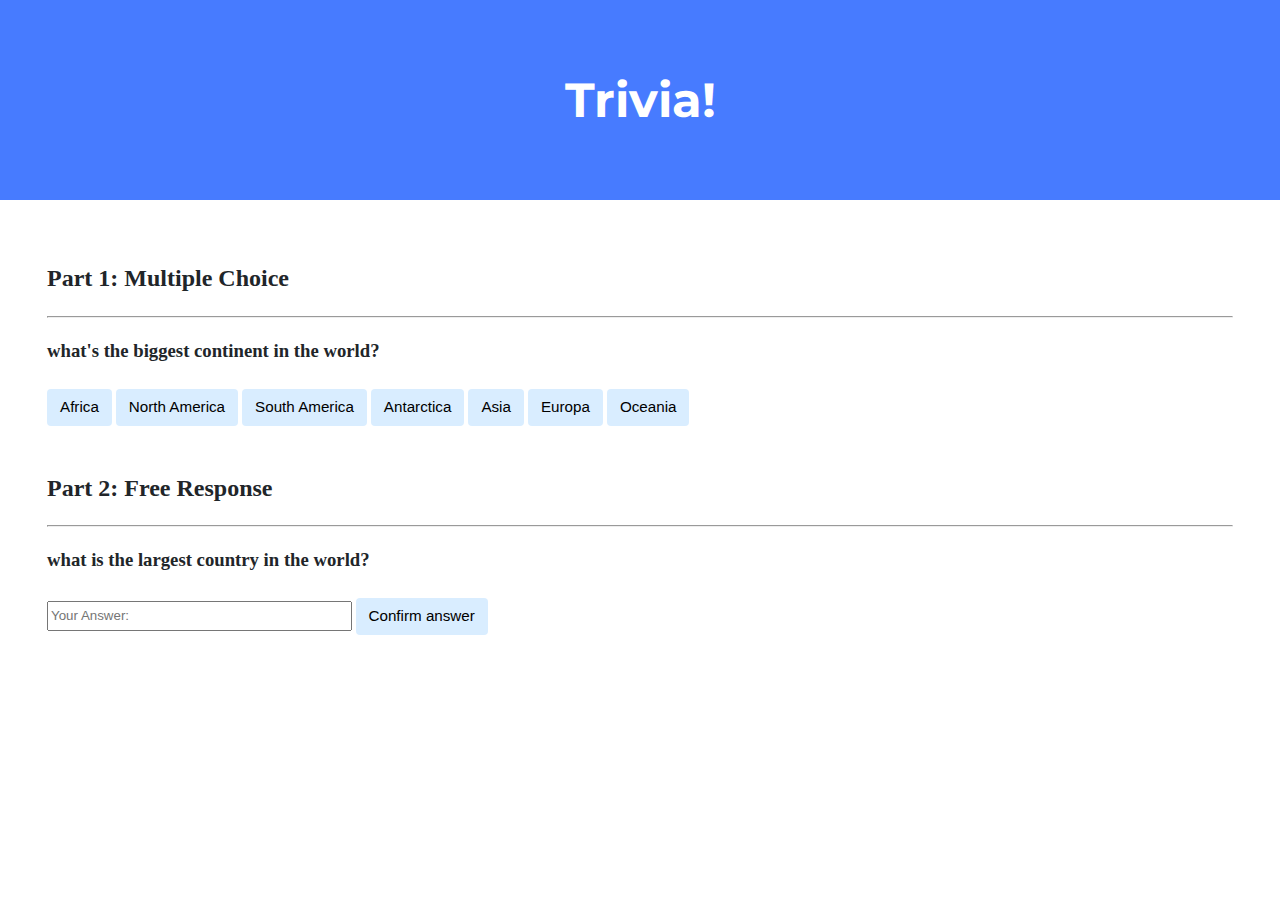
<file: Problem Set 8/lab8/lab8/index.html>
<!DOCTYPE html>

<html lang="en">
    <head>
        <link href="https://fonts.googleapis.com/css2?family=Montserrat:wght@500&display=swap" rel="stylesheet">
        <link href="styles.css" rel="stylesheet">
        <title>Trivia!</title>

        <script>

            let answerButton = document.addEventListener('DOMContentLoaded',checkAnswer );

            function checkAnswer()
            {
                let allAnswer= document.querySelectorAll('.resp1');
                //
                 allAnswer.forEach(element => {
                    element.addEventListener('click', function(){

                        let textAnswer = document.querySelector("#answer");
                        cleanAll();
                        if(element.innerHTML == 'Asia')
                        {
                            textAnswer.innerHTML = 'CORRECT';
                            textAnswer.style.backgroundColor = "green";
                            element.style.backgroundColor = "green";
                        }
                        else{
                            element.style.backgroundColor = "red";
                            textAnswer.innerHTML = 'INCORRECT';
                            textAnswer.style.backgroundColor = "red";

                        }
                    })


                 });
            }

            function cleanAll()
            {
                let allButton= document.querySelectorAll('.resp1');
                allButton.forEach(element => {
                    element.style.backgroundColor ="#d9edff";

                });
            }

            function validate(){
                let answer = document.getElementById('answer2');
                let textInput = answer.value;
                if (textInput.toLowerCase() == "russia" )
                {
                  document.querySelector("#secondAnswer").innerHTML = 'CORRECT';
                  document.querySelector("#secondAnswer").style.backgroundColor = "green";
                  answer.style.color = "green";
                }
                else{
                    document.querySelector("#secondAnswer").innerHTML = 'INCORRECT';
                    document.querySelector("#secondAnswer").style.backgroundColor = "red";
                    answer.style.color = "red";
                }

            }


            // TODO: Add code to check answers to questions

        </script>

    </head>
    <body>

        <div class="jumbotron">
            <h1>Trivia!</h1>
        </div>

        <div class="container">

            <div class="section">
                <h2>Part 1: Multiple Choice </h2>
                <hr>

                <!-- TODO: Add multiple choice question here -->
                <h3>what's the biggest continent in the world?</h3>
                <h4 id="answer"></h4>

                <button class="resp1">Africa</button>
                <button class="resp1">North America</button>
                <button class="resp1">South America</button>
                <button class="resp1">Antarctica</button>
                <button class="resp1">Asia</button>
                <button class="resp1">Europa</button>
                <button class="resp1">Oceania</button>


            </div>

            <div class="section">
                <h2>Part 2: Free Response</h2>
                <hr>
                 <!-- TODO: Add free response question here -->
                <h3>what is the largest country in the world?</h3>
                <h4 id='secondAnswer'></h4>

                <input id='answer2' type="text" placeholder="Your Answer: ">
                <button onclick="validate()">Confirm answer </button>


            </div>

        </div>
    </body>
</html>
</file>
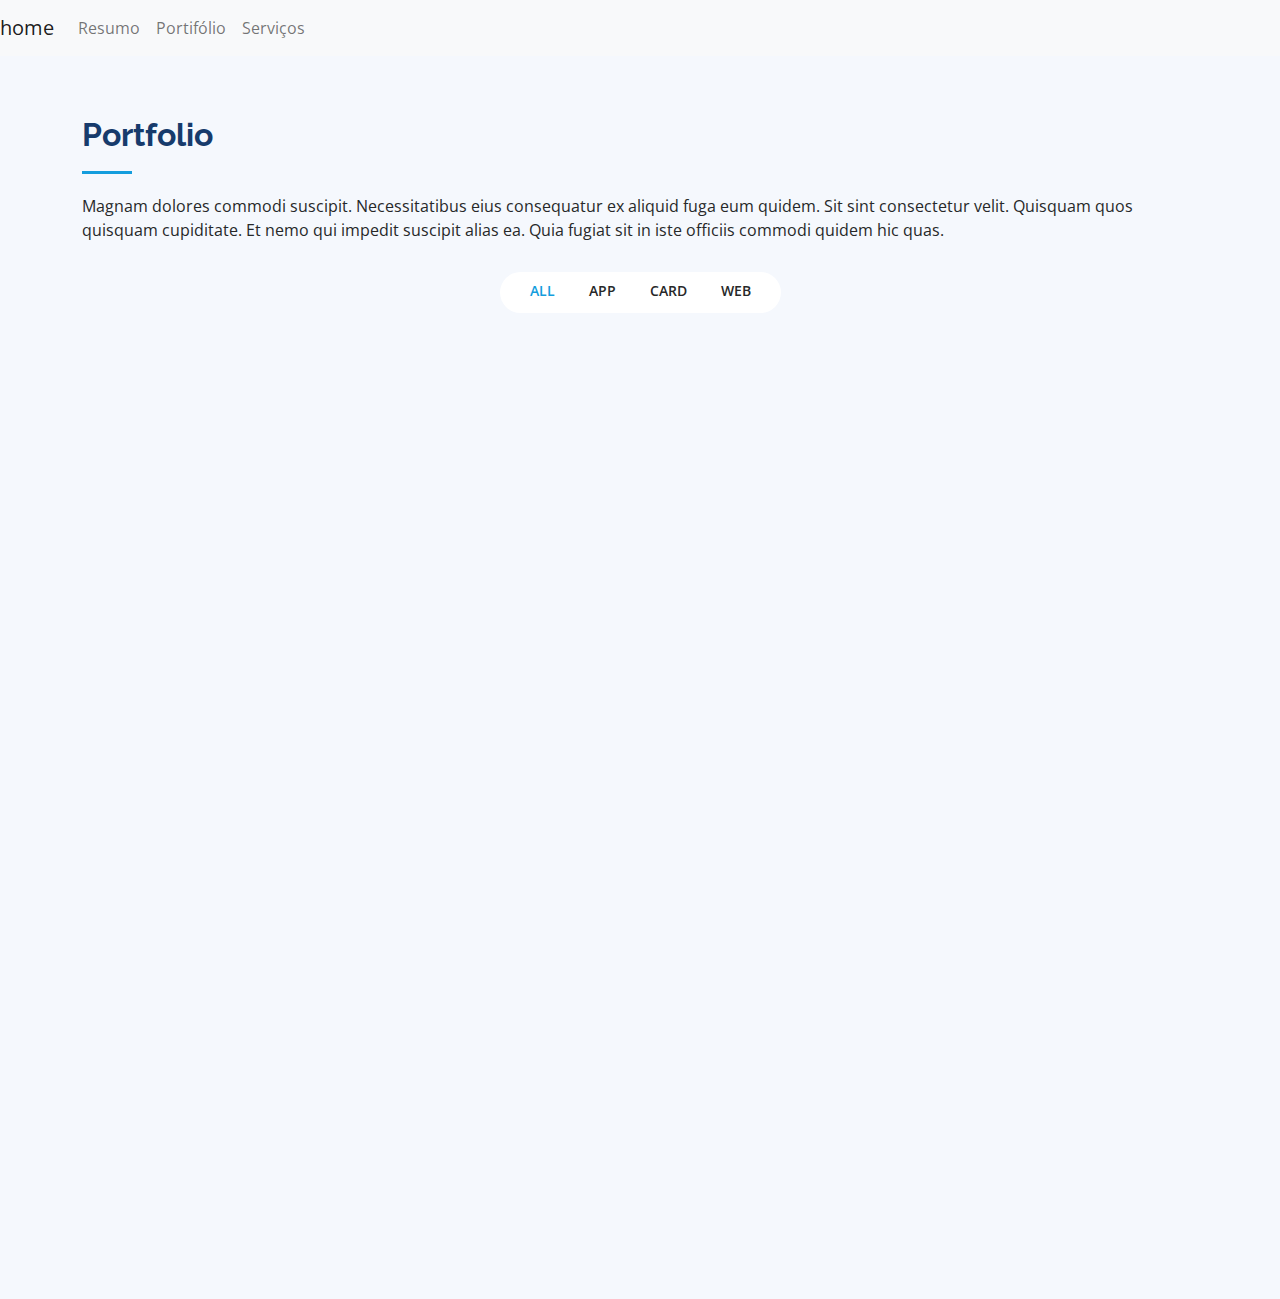
<file: Problem Set 8/homepage/portifolio.html>
<!DOCTYPE html>
<html lang="en">
  <head>
    <meta charset="utf-8">
    <meta content="width=device-width, initial-scale=1.0" name="viewport">
  
    <title>iPortfolio Bootstrap Template - Index</title>
    <meta content="" name="description">
    <meta content="" name="keywords">
  
    <!-- Google Fonts -->
    <link href="https://fonts.googleapis.com/css?family=Open+Sans:300,300i,400,400i,600,600i,700,700i|Raleway:300,300i,400,400i,500,500i,600,600i,700,700i|Poppins:300,300i,400,400i,500,500i,600,600i,700,700i" rel="stylesheet">
  
    <!-- Vendor CSS Files -->
    <link href="assets/vendor/aos/aos.css" rel="stylesheet">
    <link href="assets/vendor/bootstrap/css/bootstrap.min.css" rel="stylesheet">
    <link href="assets/vendor/bootstrap-icons/bootstrap-icons.css" rel="stylesheet">
    <link href="assets/vendor/boxicons/css/boxicons.min.css" rel="stylesheet">
    <link href="assets/vendor/glightbox/css/glightbox.min.css" rel="stylesheet">
    <link href="assets/vendor/swiper/swiper-bundle.min.css" rel="stylesheet">
  
  
    <link href="assets/css/style.css" rel="stylesheet">
  </head>
<body>
  <nav class="navbar navbar-expand-lg navbar-light bg-light">
    <a class="navbar-brand" href="index.html">home</a>
    <button class="navbar-toggler" type="button" data-toggle="collapse" data-target="#navbarSupportedContent" aria-controls="navbarSupportedContent" aria-expanded="false" aria-label="Toggle navigation">
      <span class="navbar-toggler-icon"></span>
    </button>
  
    <div class="collapse navbar-collapse" id="navbarSupportedContent">
      <ul class="navbar-nav mr-auto">
        <li class="nav-item active">
          <a class="nav-link" href="resumo.html">Resumo</a>
        </li>
        <li class="nav-item">
          <a class="nav-link" href="portifolio.html">Portifólio</a>
        </li>
        <li class="nav-item">
          <a class="nav-link" href="servicos.html">Serviços</a>
        </li>
    
      </ul>
    </div>
  </nav>

   <!-- ======= Portfolio Section ======= -->
   <section id="portfolio" class="portfolio section-bg">
    <div class="container">

      <div class="section-title">
        <h2>Portfolio</h2>
        <p>Magnam dolores commodi suscipit. Necessitatibus eius consequatur ex aliquid fuga eum quidem. Sit sint consectetur velit. Quisquam quos quisquam cupiditate. Et nemo qui impedit suscipit alias ea. Quia fugiat sit in iste officiis commodi quidem hic quas.</p>
      </div>

      <div class="row" >
        <div class="col-lg-12 d-flex justify-content-center">
          <ul id="portfolio-flters">
            <li data-filter="*" class="filter-active">All</li>
            <li data-filter=".filter-app">App</li>
            <li data-filter=".filter-card">Card</li>
            <li data-filter=".filter-web">Web</li>
          </ul>
        </div>
      </div>

      <div class="row portfolio-container" data-aos="fade-up" data-aos-delay="100">

        <div class="col-lg-4 col-md-6 portfolio-item filter-app">
          <div class="portfolio-wrap">
            <img src="assets/img/portfolio/portfolio-1.jpg" class="img-fluid" alt="">
            <div class="portfolio-links">
              <a href="assets/img/portfolio/portfolio-1.jpg" data-gallery="portfolioGallery" class="portfolio-lightbox" title="App 1"><i class="bx bx-plus"></i></a>
              <a href="portfolio-details.html" title="More Details"><i class="bx bx-link"></i></a>
            </div>
          </div>
        </div>

        <div class="col-lg-4 col-md-6 portfolio-item filter-web">
          <div class="portfolio-wrap">
            <img src="assets/img/portfolio/portfolio-2.jpg" class="img-fluid" alt="">
            <div class="portfolio-links">
              <a href="assets/img/portfolio/portfolio-2.jpg" data-gallery="portfolioGallery" class="portfolio-lightbox" title="Web 3"><i class="bx bx-plus"></i></a>
              <a href="portfolio-details.html" title="More Details"><i class="bx bx-link"></i></a>
            </div>
          </div>
        </div>

        <div class="col-lg-4 col-md-6 portfolio-item filter-app">
          <div class="portfolio-wrap">
            <img src="assets/img/portfolio/portfolio-3.jpg" class="img-fluid" alt="">
            <div class="portfolio-links">
              <a href="assets/img/portfolio/portfolio-3.jpg" data-gallery="portfolioGallery" class="portfolio-lightbox" title="App 2"><i class="bx bx-plus"></i></a>
              <a href="portfolio-details.html" title="More Details"><i class="bx bx-link"></i></a>
            </div>
          </div>
        </div>

        <div class="col-lg-4 col-md-6 portfolio-item filter-card">
          <div class="portfolio-wrap">
            <img src="assets/img/portfolio/portfolio-4.jpg" class="img-fluid" alt="">
            <div class="portfolio-links">
              <a href="assets/img/portfolio/portfolio-4.jpg" data-gallery="portfolioGallery" class="portfolio-lightbox" title="Card 2"><i class="bx bx-plus"></i></a>
              <a href="portfolio-details.html" title="More Details"><i class="bx bx-link"></i></a>
            </div>
          </div>
        </div>

        <div class="col-lg-4 col-md-6 portfolio-item filter-web">
          <div class="portfolio-wrap">
            <img src="assets/img/portfolio/portfolio-5.jpg" class="img-fluid" alt="">
            <div class="portfolio-links">
              <a href="assets/img/portfolio/portfolio-5.jpg" data-gallery="portfolioGallery" class="portfolio-lightbox" title="Web 2"><i class="bx bx-plus"></i></a>
              <a href="portfolio-details.html" title="More Details"><i class="bx bx-link"></i></a>
            </div>
          </div>
        </div>

        <div class="col-lg-4 col-md-6 portfolio-item filter-app">
          <div class="portfolio-wrap">
            <img src="assets/img/portfolio/portfolio-6.jpg" class="img-fluid" alt="">
            <div class="portfolio-links">
              <a href="assets/img/portfolio/portfolio-6.jpg" data-gallery="portfolioGallery" class="portfolio-lightbox" title="App 3"><i class="bx bx-plus"></i></a>
              <a href="portfolio-details.html" title="More Details"><i class="bx bx-link"></i></a>
            </div>
          </div>
        </div>

        <div class="col-lg-4 col-md-6 portfolio-item filter-card">
          <div class="portfolio-wrap">
            <img src="assets/img/portfolio/portfolio-7.jpg" class="img-fluid" alt="">
            <div class="portfolio-links">
              <a href="assets/img/portfolio/portfolio-7.jpg" data-gallery="portfolioGallery" class="portfolio-lightbox" title="Card 1"><i class="bx bx-plus"></i></a>
              <a href="portfolio-details.html" title="More Details"><i class="bx bx-link"></i></a>
            </div>
          </div>
        </div>

        <div class="col-lg-4 col-md-6 portfolio-item filter-card">
          <div class="portfolio-wrap">
            <img src="assets/img/portfolio/portfolio-8.jpg" class="img-fluid" alt="">
            <div class="portfolio-links">
              <a href="assets/img/portfolio/portfolio-8.jpg" data-gallery="portfolioGallery" class="portfolio-lightbox" title="Card 3"><i class="bx bx-plus"></i></a>
              <a href="portfolio-details.html" title="More Details"><i class="bx bx-link"></i></a>
            </div>
          </div>
        </div>

        <div class="col-lg-4 col-md-6 portfolio-item filter-web">
          <div class="portfolio-wrap">
            <img src="assets/img/portfolio/portfolio-9.jpg" class="img-fluid" alt="">
            <div class="portfolio-links">
              <a href="assets/img/portfolio/portfolio-9.jpg" data-gallery="portfolioGallery" class="portfolio-lightbox" title="Web 3"><i class="bx bx-plus"></i></a>
              <a href="portfolio-details.html" title="More Details"><i class="bx bx-link"></i></a>
            </div>
          </div>
        </div>

      </div>

    </div>
  </section><!-- End Portfolio Section -->
  
</body>
</html>
</file>
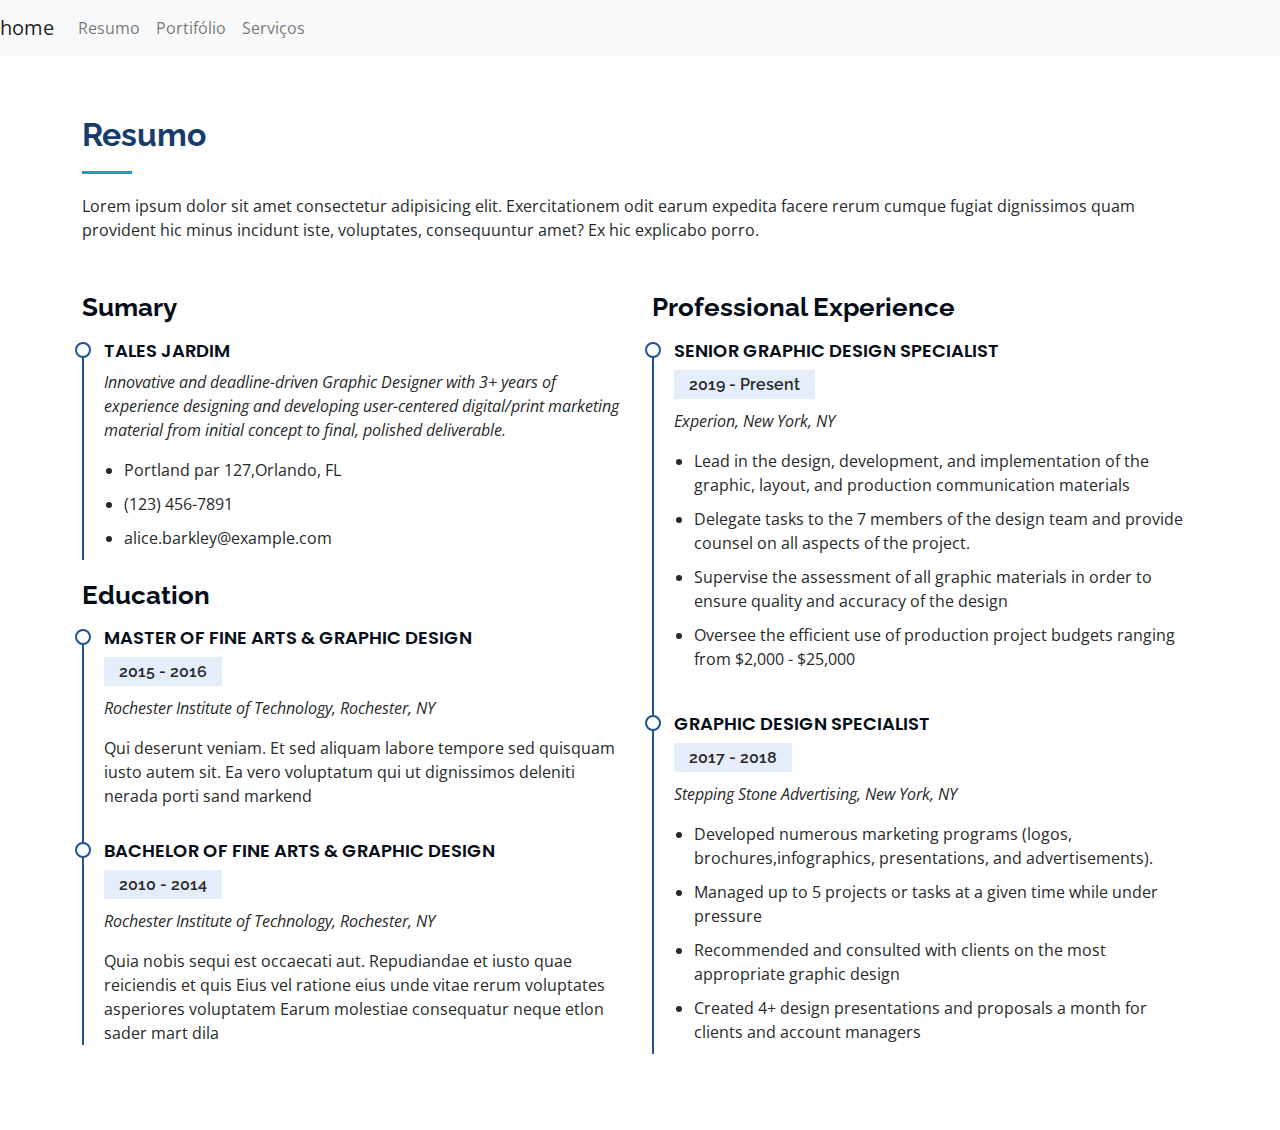
<file: Problem Set 8/homepage/resumo.html>
<!DOCTYPE html>
<html lang="en">
  <head>
    <meta charset="utf-8">
    <meta content="width=device-width, initial-scale=1.0" name="viewport">
  
    <title>iPortfolio Bootstrap Template - Index</title>
    <meta content="" name="description">
    <meta content="" name="keywords">
  
    <!-- Google Fonts -->
    <link href="https://fonts.googleapis.com/css?family=Open+Sans:300,300i,400,400i,600,600i,700,700i|Raleway:300,300i,400,400i,500,500i,600,600i,700,700i|Poppins:300,300i,400,400i,500,500i,600,600i,700,700i" rel="stylesheet">
  
    <!-- Vendor CSS Files -->
    <link href="assets/vendor/aos/aos.css" rel="stylesheet">
    <link href="assets/vendor/bootstrap/css/bootstrap.min.css" rel="stylesheet">
    <link href="assets/vendor/bootstrap-icons/bootstrap-icons.css" rel="stylesheet">
    <link href="assets/vendor/boxicons/css/boxicons.min.css" rel="stylesheet">
    <link href="assets/vendor/glightbox/css/glightbox.min.css" rel="stylesheet">
    <link href="assets/vendor/swiper/swiper-bundle.min.css" rel="stylesheet">
  
  
    <link href="assets/css/style.css" rel="stylesheet">
  </head>
<body>
  
  <nav class="navbar navbar-expand-lg navbar-light bg-light">
    <a class="navbar-brand" href="index.html">home</a>
    <button class="navbar-toggler" type="button" data-toggle="collapse" data-target="#navbarSupportedContent" aria-controls="navbarSupportedContent" aria-expanded="false" aria-label="Toggle navigation">
      <span class="navbar-toggler-icon"></span>
    </button>
  
    <div class="collapse navbar-collapse" id="navbarSupportedContent">
      <ul class="navbar-nav mr-auto">
        <li class="nav-item active">
          <a class="nav-link" href="resumo.html">Resumo</a>
        </li>
        <li class="nav-item">
          <a class="nav-link" href="portifolio.html">Portifólio</a>
        </li>
        <li class="nav-item">
          <a class="nav-link" href="servicos.html">Serviços</a>
        </li>
    
      </ul>
    </div>
  </nav>
  <!-- .nav-menu -->
  <!-- ======= Resume Section ======= -->
  <section id="resume" class="resume">
    <div class="container">

      <div class="section-title">
        <h2>Resumo</h2>
        <p>Lorem ipsum dolor sit amet consectetur adipisicing elit. Exercitationem odit earum expedita facere rerum cumque fugiat dignissimos quam provident hic minus incidunt iste, voluptates, consequuntur amet? Ex hic explicabo porro.</p>
      </div>

      <div class="row">
        <div class="col-lg-6">
          <h3 class="resume-title">Sumary</h3>
          <div class="resume-item pb-0">
            <h4>Tales Jardim</h4>
            <p><em>Innovative and deadline-driven Graphic Designer with 3+ years of experience designing and developing user-centered digital/print marketing material from initial concept to final, polished deliverable.</em></p>
            <ul>
              <li>Portland par 127,Orlando, FL</li>
              <li>(123) 456-7891</li>
              <li>alice.barkley@example.com</li>
            </ul>
          </div>

          <h3 class="resume-title">Education</h3>
          <div class="resume-item">
            <h4>Master of Fine Arts &amp; Graphic Design</h4>
            <h5>2015 - 2016</h5>
            <p><em>Rochester Institute of Technology, Rochester, NY</em></p>
            <p>Qui deserunt veniam. Et sed aliquam labore tempore sed quisquam iusto autem sit. Ea vero voluptatum qui ut dignissimos deleniti nerada porti sand markend</p>
          </div>
          <div class="resume-item">
            <h4>Bachelor of Fine Arts &amp; Graphic Design</h4>
            <h5>2010 - 2014</h5>
            <p><em>Rochester Institute of Technology, Rochester, NY</em></p>
            <p>Quia nobis sequi est occaecati aut. Repudiandae et iusto quae reiciendis et quis Eius vel ratione eius unde vitae rerum voluptates asperiores voluptatem Earum molestiae consequatur neque etlon sader mart dila</p>
          </div>
        </div>
        <div class="col-lg-6" data-aos-delay="100">
          <h3 class="resume-title">Professional Experience</h3>
          <div class="resume-item">
            <h4>Senior graphic design specialist</h4>
            <h5>2019 - Present</h5>
            <p><em>Experion, New York, NY </em></p>
            <ul>
              <li>Lead in the design, development, and implementation of the graphic, layout, and production communication materials</li>
              <li>Delegate tasks to the 7 members of the design team and provide counsel on all aspects of the project. </li>
              <li>Supervise the assessment of all graphic materials in order to ensure quality and accuracy of the design</li>
              <li>Oversee the efficient use of production project budgets ranging from $2,000 - $25,000</li>
            </ul>
          </div>
          <div class="resume-item">
            <h4>Graphic design specialist</h4>
            <h5>2017 - 2018</h5>
            <p><em>Stepping Stone Advertising, New York, NY</em></p>
            <ul>
              <li>Developed numerous marketing programs (logos, brochures,infographics, presentations, and advertisements).</li>
              <li>Managed up to 5 projects or tasks at a given time while under pressure</li>
              <li>Recommended and consulted with clients on the most appropriate graphic design</li>
              <li>Created 4+ design presentations and proposals a month for clients and account managers</li>
            </ul>
          </div>
        </div>
      </div>

    </div>
  </section><!-- End Resume Section -->
</body>
</html>
</file>
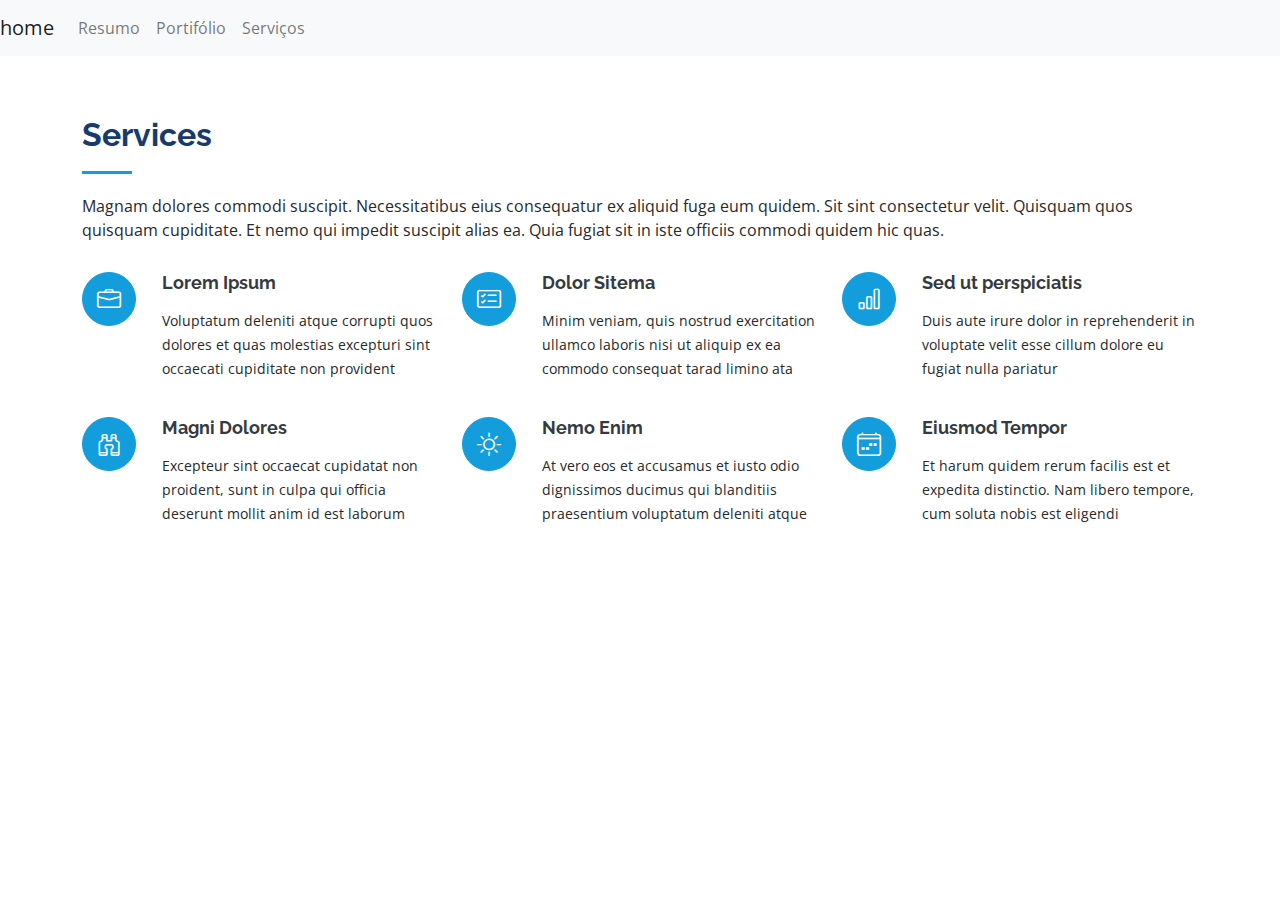
<file: Problem Set 8/homepage/servicos.html>
<!DOCTYPE html>
<html lang="en">
  <head>
    <meta charset="utf-8">
    <meta content="width=device-width, initial-scale=1.0" name="viewport">
  
    <title>iPortfolio Bootstrap Template - Index</title>
    <meta content="" name="description">
    <meta content="" name="keywords">
  
    <!-- Google Fonts -->
    <link href="https://fonts.googleapis.com/css?family=Open+Sans:300,300i,400,400i,600,600i,700,700i|Raleway:300,300i,400,400i,500,500i,600,600i,700,700i|Poppins:300,300i,400,400i,500,500i,600,600i,700,700i" rel="stylesheet">
  
    <!-- Vendor CSS Files -->
    <link href="assets/vendor/aos/aos.css" rel="stylesheet">
    <link href="assets/vendor/bootstrap/css/bootstrap.min.css" rel="stylesheet">
    <link href="assets/vendor/bootstrap-icons/bootstrap-icons.css" rel="stylesheet">
    <link href="assets/vendor/boxicons/css/boxicons.min.css" rel="stylesheet">
    <link href="assets/vendor/glightbox/css/glightbox.min.css" rel="stylesheet">
    <link href="assets/vendor/swiper/swiper-bundle.min.css" rel="stylesheet">
  
  
    <link href="assets/css/style.css" rel="stylesheet">
  </head>
<body>
  <nav class="navbar navbar-expand-lg navbar-light bg-light">
    <a class="navbar-brand" href="index.html">home</a>
    <button class="navbar-toggler" type="button" data-toggle="collapse" data-target="#navbarSupportedContent" aria-controls="navbarSupportedContent" aria-expanded="false" aria-label="Toggle navigation">
      <span class="navbar-toggler-icon"></span>
    </button>
  
    <div class="collapse navbar-collapse" id="navbarSupportedContent">
      <ul class="navbar-nav mr-auto">
        <li class="nav-item active">
          <a class="nav-link" href="resumo.html">Resumo</a>
        </li>
        <li class="nav-item">
          <a class="nav-link" href="portifolio.html">Portifólio</a>
        </li>
        <li class="nav-item">
          <a class="nav-link" href="servicos.html">Serviços</a>
        </li>
    
      </ul>
    </div>
  </nav>
  <!-- ======= Services Section ======= -->
  <section id="services" class="services">
    <div class="container">

      <div class="section-title">
        <h2>Services</h2>
        <p>Magnam dolores commodi suscipit. Necessitatibus eius consequatur ex aliquid fuga eum quidem. Sit sint consectetur velit. Quisquam quos quisquam cupiditate. Et nemo qui impedit suscipit alias ea. Quia fugiat sit in iste officiis commodi quidem hic quas.</p>
      </div>

      <div class="row">
        <div class="col-lg-4 col-md-6 icon-box" >
          <div class="icon"><i class="bi bi-briefcase"></i></div>
          <h4 class="title"><a href="">Lorem Ipsum</a></h4>
          <p class="description">Voluptatum deleniti atque corrupti quos dolores et quas molestias excepturi sint occaecati cupiditate non provident</p>
        </div>
        <div class="col-lg-4 col-md-6 icon-box" data-aos-delay="100">
          <div class="icon"><i class="bi bi-card-checklist"></i></div>
          <h4 class="title"><a href="">Dolor Sitema</a></h4>
          <p class="description">Minim veniam, quis nostrud exercitation ullamco laboris nisi ut aliquip ex ea commodo consequat tarad limino ata</p>
        </div>
        <div class="col-lg-4 col-md-6 icon-box" data-aos-delay="200">
          <div class="icon"><i class="bi bi-bar-chart"></i></div>
          <h4 class="title"><a href="">Sed ut perspiciatis</a></h4>
          <p class="description">Duis aute irure dolor in reprehenderit in voluptate velit esse cillum dolore eu fugiat nulla pariatur</p>
        </div>
        <div class="col-lg-4 col-md-6 icon-box" data-aos-delay="300">
          <div class="icon"><i class="bi bi-binoculars"></i></div>
          <h4 class="title"><a href="">Magni Dolores</a></h4>
          <p class="description">Excepteur sint occaecat cupidatat non proident, sunt in culpa qui officia deserunt mollit anim id est laborum</p>
        </div>
        <div class="col-lg-4 col-md-6 icon-box" data-aos-delay="400">
          <div class="icon"><i class="bi bi-brightness-high"></i></div>
          <h4 class="title"><a href="">Nemo Enim</a></h4>
          <p class="description">At vero eos et accusamus et iusto odio dignissimos ducimus qui blanditiis praesentium voluptatum deleniti atque</p>
        </div>
        <div class="col-lg-4 col-md-6 icon-box" data-aos-delay="500">
          <div class="icon"><i class="bi bi-calendar4-week"></i></div>
          <h4 class="title"><a href="">Eiusmod Tempor</a></h4>
          <p class="description">Et harum quidem rerum facilis est et expedita distinctio. Nam libero tempore, cum soluta nobis est eligendi</p>
        </div>
      </div>

    </div>
  </section><!-- End Services Section -->
</body>
</html>
</file>
<file: Problem Set 8/lab8/lab8/styles.css>
body {
    background-color: #fff;
    color: #212529;
    font-size: 1rem;
    font-weight: 400;
    line-height: 1.5;
    margin: 0;
    text-align: left;
}

.container {
    margin-left: auto;
    margin-right: auto;
    padding-left: 15px;
    padding-right: 15px;
}

.jumbotron {
    background-color: #477bff;
    color: #fff;
    margin-bottom: 2rem;
    padding: 2rem 2rem;
    text-align: center;
}

.section {
    padding: 0.5rem 2rem 1rem 2rem;
}

.section:hover {
    background-color: #f5f5f5;
    transition: color 2s ease-in-out, background-color 0.15s ease-in-out;
}

h1 {
    font-family: 'Montserrat', sans-serif;
    font-size: 48px;
}

h4 {
    font-family: 'Montserrat', sans-serif;
    font-size: 18px;
    color: rgb(255, 255, 255);
    margin-left: auto;
    margin-right: auto;
    padding-left: 15px;
    padding-right: 15px;
    text-align: center  ;
}

button, input[type="submit"] {
    background-color: #d9edff;
    border: 1px solid transparent;
    border-radius: 0.25rem;
    font-size: 0.95rem;
    font-weight: 400;
    line-height: 1.5;
    padding: 0.375rem 0.75rem;
    text-align: center;
    transition: color 0.15s ease-in-out, background-color 0.15s ease-in-out, border-color 0.15s ease-in-out, box-shadow 0.15s ease-in-out;
    vertical-align: middle;
}


input[type="text"] {
    line-height: 1.8;
    width: 25%;
}

input[type="text"]:hover {
    background-color: #f5f5f5;
    transition: color 2s ease-in-out, background-color 0.15s ease-in-out;
}
</file>
<file: Problem Set 8/homepage/assets/css/style.css>
/**
* Template Name: iPortfolio - v3.3.0
* Template URL: https://bootstrapmade.com/iportfolio-bootstrap-portfolio-websites-template/
* Author: BootstrapMade.com
* License: https://bootstrapmade.com/license/
*/

/*--------------------------------------------------------------
# General
--------------------------------------------------------------*/
body {
  font-family: "Open Sans", sans-serif;
  color: #272829;
}

a {
  color: #149ddd;
  text-decoration: none;
}

a:hover {
  color: #37b3ed;
  text-decoration: none;
}

h1, h2, h3, h4, h5, h6 {
  font-family: "Raleway", sans-serif;
}

/*--------------------------------------------------------------
# Back to top button
--------------------------------------------------------------*/
.back-to-top {
  position: fixed;
  visibility: hidden;
  opacity: 0;
  right: 15px;
  bottom: 15px;
  z-index: 996;
  background: #149ddd;
  width: 40px;
  height: 40px;
  border-radius: 50px;
  transition: all 0.4s;
}

.back-to-top i {
  font-size: 28px;
  color: #fff;
  line-height: 0;
}

.back-to-top:hover {
  background: #2eafec;
  color: #fff;
}

.back-to-top.active {
  visibility: visible;
  opacity: 1;
}

/*--------------------------------------------------------------
# Header
--------------------------------------------------------------*/
#header {
  position: fixed;
  top: 0;
  left: 0;
  bottom: 0;
  width: 300px;
  transition: all ease-in-out 0.5s;
  z-index: 9997;
  transition: all 0.5s;
  padding: 0 15px;
  background: #040b14;
  overflow-y: auto;
}

#header .profile img {
  margin: 15px auto;
  display: block;
  width: 120px;
  border: 8px solid #2c2f3f;
}

#header .profile h1 {
  font-size: 24px;
  margin: 0;
  padding: 0;
  font-weight: 600;
  -moz-text-align-last: center;
  text-align-last: center;
  font-family: "Poppins", sans-serif;
}

#header .profile h1 a, #header .profile h1 a:hover {
  color: #fff;
  text-decoration: none;
}

#header .profile .social-links a {
  font-size: 18px;
  display: inline-block;
  background: #212431;
  color: #fff;
  line-height: 1;
  padding: 8px 0;
  margin-right: 4px;
  border-radius: 50%;
  text-align: center;
  width: 36px;
  height: 36px;
  transition: 0.3s;
}

#header .profile .social-links a:hover {
  background: #149ddd;
  color: #fff;
  text-decoration: none;
}

#main {
  margin-left: 300px;
}

@media (max-width: 1199px) {
  #header {
    left: -300px;
  }
  #main {
    margin-left: 0;
  }
}

/*--------------------------------------------------------------
# Navigation Menu
--------------------------------------------------------------*/
/* Desktop Navigation */
.nav-menu {
  padding: 30px 0 0 0;
}

.nav-menu * {
  margin: 0;
  padding: 0;
  list-style: none;
}

.nav-menu > ul > li {
  position: relative;
  white-space: nowrap;
}

.nav-menu a, .nav-menu a:focus {
  display: flex;
  align-items: center;
  color: #a8a9b4;
  padding: 12px 15px;
  margin-bottom: 8px;
  transition: 0.3s;
  font-size: 15px;
}

.nav-menu a i, .nav-menu a:focus i {
  font-size: 24px;
  padding-right: 8px;
  color: #6f7180;
}

.nav-menu a:hover, .nav-menu .active, .nav-menu .active:focus, .nav-menu li:hover > a {
  text-decoration: none;
  color: #fff;
}

.nav-menu a:hover i, .nav-menu .active i, .nav-menu .active:focus i, .nav-menu li:hover > a i {
  color: #149ddd;
}

/* Mobile Navigation */
.mobile-nav-toggle {
  position: fixed;
  right: 15px;
  top: 15px;
  z-index: 9998;
  border: 0;
  font-size: 24px;
  transition: all 0.4s;
  outline: none !important;
  background-color: #149ddd;
  color: #fff;
  width: 40px;
  height: 40px;
  display: inline-flex;
  align-items: center;
  justify-content: center;
  line-height: 0;
  border-radius: 50px;
  cursor: pointer;
}

.mobile-nav-active {
  overflow: hidden;
}

.mobile-nav-active #header {
  left: 0;
}

/*--------------------------------------------------------------
# Hero Section
--------------------------------------------------------------*/
#hero {
  width: 100%;
  height: 100vh;
  background: url("../img/hero-bg.jpg") top center;
  background-size: cover;
}

#hero:before {
  content: "";
  background: rgba(5, 13, 24, 0.3);
  position: absolute;
  bottom: 0;
  top: 0;
  left: 0;
  right: 0;
  z-index: 1;
}

#hero .hero-container {
  position: relative;
  z-index: 2;
  min-width: 300px;
}

#hero h1 {
  margin: 0 0 10px 0;
  font-size: 64px;
  font-weight: 700;
  line-height: 56px;
  color: #fff;
}

#hero p {
  color: #fff;
  margin-bottom: 50px;
  font-size: 26px;
  font-family: "Poppins", sans-serif;
}

#hero p span {
  color: #fff;
  padding-bottom: 4px;
  letter-spacing: 1px;
  border-bottom: 3px solid #149ddd;
}

@media (min-width: 1024px) {
  #hero {
    background-attachment: fixed;
  }
}

@media (max-width: 768px) {
  #hero h1 {
    font-size: 28px;
    line-height: 36px;
  }
  #hero h2 {
    font-size: 18px;
    line-height: 24px;
    margin-bottom: 30px;
  }
}

/*--------------------------------------------------------------
# Sections General
--------------------------------------------------------------*/
section {
  padding: 60px 0;
  overflow: hidden;
}

.section-bg {
  background: #f5f8fd;
}

.section-title {
  padding-bottom: 30px;
}

.section-title h2 {
  font-size: 32px;
  font-weight: bold;
  margin-bottom: 20px;
  padding-bottom: 20px;
  position: relative;
  color: #173b6c;
}

.section-title h2::after {
  content: '';
  position: absolute;
  display: block;
  width: 50px;
  height: 3px;
  background: #149ddd;
  bottom: 0;
  left: 0;
}

.section-title p {
  margin-bottom: 0;
}

/*--------------------------------------------------------------
# About
--------------------------------------------------------------*/
.about .content h3 {
  font-weight: 700;
  font-size: 26px;
  color: #173b6c;
}

.about .content ul {
  list-style: none;
  padding: 0;
}

.about .content ul li {
  margin-bottom: 20px;
  display: flex;
  align-items: center;
}

.about .content ul strong {
  margin-right: 10px;
}

.about .content ul i {
  font-size: 16px;
  margin-right: 5px;
  color: #149ddd;
  line-height: 0;
}

.about .content p:last-child {
  margin-bottom: 0;
}

/*--------------------------------------------------------------
# Facts
--------------------------------------------------------------*/
.facts {
  padding-bottom: 30px;
}

.facts .count-box {
  padding: 30px;
  width: 100%;
}

.facts .count-box i {
  display: block;
  font-size: 44px;
  color: #149ddd;
  float: left;
  line-height: 0;
}

.facts .count-box span {
  font-size: 48px;
  line-height: 40px;
  display: block;
  font-weight: 700;
  color: #050d18;
  margin-left: 60px;
}

.facts .count-box p {
  padding: 15px 0 0 0;
  margin: 0 0 0 60px;
  font-family: "Raleway", sans-serif;
  font-size: 14px;
  color: #122f57;
}

.facts .count-box a {
  font-weight: 600;
  display: block;
  margin-top: 20px;
  color: #122f57;
  font-size: 15px;
  font-family: "Poppins", sans-serif;
  transition: ease-in-out 0.3s;
}

.facts .count-box a:hover {
  color: #1f5297;
}

/*--------------------------------------------------------------
# Akills
--------------------------------------------------------------*/
.skills .progress {
  height: 60px;
  display: block;
  background: none;
  border-radius: 0;
}

.skills .progress .skill {
  padding: 0;
  margin: 0 0 6px 0;
  text-transform: uppercase;
  display: block;
  font-weight: 600;
  font-family: "Poppins", sans-serif;
  color: #050d18;
}

.skills .progress .skill .val {
  float: right;
  font-style: normal;
}

.skills .progress-bar-wrap {
  background: #dce8f8;
  height: 10px;
}

.skills .progress-bar {
  width: 1px;
  height: 10px;
  transition: .9s;
  background-color: #149ddd;
}

/*--------------------------------------------------------------
# Resume
--------------------------------------------------------------*/
.resume .resume-title {
  font-size: 26px;
  font-weight: 700;
  margin-top: 20px;
  margin-bottom: 20px;
  color: #050d18;
}

.resume .resume-item {
  padding: 0 0 20px 20px;
  margin-top: -2px;
  border-left: 2px solid #1f5297;
  position: relative;
}

.resume .resume-item h4 {
  line-height: 18px;
  font-size: 18px;
  font-weight: 600;
  text-transform: uppercase;
  font-family: "Poppins", sans-serif;
  color: #050d18;
  margin-bottom: 10px;
}

.resume .resume-item h5 {
  font-size: 16px;
  background: #e4edf9;
  padding: 5px 15px;
  display: inline-block;
  font-weight: 600;
  margin-bottom: 10px;
}

.resume .resume-item ul {
  padding-left: 20px;
}

.resume .resume-item ul li {
  padding-bottom: 10px;
}

.resume .resume-item:last-child {
  padding-bottom: 0;
}

.resume .resume-item::before {
  content: "";
  position: absolute;
  width: 16px;
  height: 16px;
  border-radius: 50px;
  left: -9px;
  top: 0;
  background: #fff;
  border: 2px solid #1f5297;
}

/*--------------------------------------------------------------
# Portfolio
--------------------------------------------------------------*/
.portfolio .portfolio-item {
  margin-bottom: 30px;
}

.portfolio #portfolio-flters {
  padding: 0;
  margin: 0 auto 35px auto;
  list-style: none;
  text-align: center;
  background: #fff;
  border-radius: 50px;
  padding: 2px 15px;
}

.portfolio #portfolio-flters li {
  cursor: pointer;
  display: inline-block;
  padding: 10px 15px 8px 15px;
  font-size: 14px;
  font-weight: 600;
  line-height: 1;
  text-transform: uppercase;
  color: #272829;
  margin-bottom: 5px;
  transition: all 0.3s ease-in-out;
}

.portfolio #portfolio-flters li:hover, .portfolio #portfolio-flters li.filter-active {
  color: #149ddd;
}

.portfolio #portfolio-flters li:last-child {
  margin-right: 0;
}

.portfolio .portfolio-wrap {
  transition: 0.3s;
  position: relative;
  overflow: hidden;
  z-index: 1;
}

.portfolio .portfolio-wrap::before {
  content: "";
  background: rgba(255, 255, 255, 0.5);
  position: absolute;
  left: 0;
  right: 0;
  top: 0;
  bottom: 0;
  transition: all ease-in-out 0.3s;
  z-index: 2;
  opacity: 0;
}

.portfolio .portfolio-wrap .portfolio-links {
  opacity: 1;
  left: 0;
  right: 0;
  bottom: -60px;
  z-index: 3;
  position: absolute;
  transition: all ease-in-out 0.3s;
  display: flex;
  justify-content: center;
}

.portfolio .portfolio-wrap .portfolio-links a {
  color: #fff;
  font-size: 28px;
  text-align: center;
  background: rgba(20, 157, 221, 0.75);
  transition: 0.3s;
  width: 50%;
}

.portfolio .portfolio-wrap .portfolio-links a:hover {
  background: rgba(20, 157, 221, 0.95);
}

.portfolio .portfolio-wrap .portfolio-links a + a {
  border-left: 1px solid #37b3ed;
}

.portfolio .portfolio-wrap:hover::before {
  top: 0;
  left: 0;
  right: 0;
  bottom: 0;
  opacity: 1;
}

.portfolio .portfolio-wrap:hover .portfolio-links {
  opacity: 1;
  bottom: 0;
}

/*--------------------------------------------------------------
# Portfolio Details
--------------------------------------------------------------*/
.portfolio-details {
  padding-top: 40px;
}

.portfolio-details .portfolio-details-slider img {
  width: 100%;
}

.portfolio-details .portfolio-details-slider .swiper-pagination {
  margin-top: 20px;
  position: relative;
}

.portfolio-details .portfolio-details-slider .swiper-pagination .swiper-pagination-bullet {
  width: 12px;
  height: 12px;
  background-color: #fff;
  opacity: 1;
  border: 1px solid #149ddd;
}

.portfolio-details .portfolio-details-slider .swiper-pagination .swiper-pagination-bullet-active {
  background-color: #149ddd;
}

.portfolio-details .portfolio-info {
  padding: 30px;
  box-shadow: 0px 0 30px rgba(5, 13, 24, 0.08);
}

.portfolio-details .portfolio-info h3 {
  font-size: 22px;
  font-weight: 700;
  margin-bottom: 20px;
  padding-bottom: 20px;
  border-bottom: 1px solid #eee;
}

.portfolio-details .portfolio-info ul {
  list-style: none;
  padding: 0;
  font-size: 15px;
}

.portfolio-details .portfolio-info ul li + li {
  margin-top: 10px;
}

.portfolio-details .portfolio-description {
  padding-top: 30px;
}

.portfolio-details .portfolio-description h2 {
  font-size: 26px;
  font-weight: 700;
  margin-bottom: 20px;
}

.portfolio-details .portfolio-description p {
  padding: 0;
}

/*--------------------------------------------------------------
# Services
--------------------------------------------------------------*/
.services .icon-box {
  margin-bottom: 20px;
}

.services .icon {
  float: left;
  display: flex;
  align-items: center;
  justify-content: center;
  width: 54px;
  height: 54px;
  background: #149ddd;
  border-radius: 50%;
  transition: 0.5s;
  border: 1px solid #149ddd;
}

.services .icon i {
  color: #fff;
  font-size: 24px;
  line-height: 0;
}

.services .icon-box:hover .icon {
  background: #fff;
}

.services .icon-box:hover .icon i {
  color: #149ddd;
}

.services .title {
  margin-left: 80px;
  font-weight: 700;
  margin-bottom: 15px;
  font-size: 18px;
}

.services .title a {
  color: #343a40;
}

.services .title a:hover {
  color: #149ddd;
}

.services .description {
  margin-left: 80px;
  line-height: 24px;
  font-size: 14px;
}

/*--------------------------------------------------------------
# Testimonials
--------------------------------------------------------------*/
.testimonials .testimonial-item {
  box-sizing: content-box;
  text-align: center;
  min-height: 320px;
}

.testimonials .testimonial-item .testimonial-img {
  width: 90px;
  border-radius: 50%;
  margin: 0 auto;
}

.testimonials .testimonial-item h3 {
  font-size: 18px;
  font-weight: bold;
  margin: 10px 0 5px 0;
  color: #111;
}

.testimonials .testimonial-item h4 {
  font-size: 14px;
  color: #999;
  margin: 0;
}

.testimonials .testimonial-item .quote-icon-left, .testimonials .testimonial-item .quote-icon-right {
  color: #c3e8fa;
  font-size: 26px;
}

.testimonials .testimonial-item .quote-icon-left {
  display: inline-block;
  left: -5px;
  position: relative;
}

.testimonials .testimonial-item .quote-icon-right {
  display: inline-block;
  right: -5px;
  position: relative;
  top: 10px;
}

.testimonials .testimonial-item p {
  font-style: italic;
  margin: 0 15px 15px 15px;
  padding: 20px;
  background: #fff;
  position: relative;
  margin-bottom: 35px;
  border-radius: 6px;
  box-shadow: 0px 2px 15px rgba(0, 0, 0, 0.1);
}

.testimonials .testimonial-item p::after {
  content: "";
  width: 0;
  height: 0;
  border-top: 20px solid #fff;
  border-right: 20px solid transparent;
  border-left: 20px solid transparent;
  position: absolute;
  bottom: -20px;
  left: calc(50% - 20px);
}

.testimonials .swiper-pagination {
  margin-top: 20px;
  position: relative;
}

.testimonials .swiper-pagination .swiper-pagination-bullet {
  width: 12px;
  height: 12px;
  background-color: #fff;
  opacity: 1;
  border: 1px solid #149ddd;
}

.testimonials .swiper-pagination .swiper-pagination-bullet-active {
  background-color: #149ddd;
}

/*--------------------------------------------------------------
# Contact
--------------------------------------------------------------*/
.contact {
  padding-bottom: 130px;
}

.contact .info {
  padding: 30px;
  background: #fff;
  width: 100%;
  box-shadow: 0 0 24px 0 rgba(0, 0, 0, 0.12);
}

.contact .info i {
  font-size: 20px;
  color: #149ddd;
  float: left;
  width: 44px;
  height: 44px;
  background: #dff3fc;
  display: flex;
  justify-content: center;
  align-items: center;
  border-radius: 50px;
  transition: all 0.3s ease-in-out;
}

.contact .info h4 {
  padding: 0 0 0 60px;
  font-size: 22px;
  font-weight: 600;
  margin-bottom: 5px;
  color: #050d18;
}

.contact .info p {
  padding: 0 0 10px 60px;
  margin-bottom: 20px;
  font-size: 14px;
  color: #173b6c;
}

.contact .info .email p {
  padding-top: 5px;
}

.contact .info .social-links {
  padding-left: 60px;
}

.contact .info .social-links a {
  font-size: 18px;
  display: inline-block;
  background: #333;
  color: #fff;
  line-height: 1;
  padding: 8px 0;
  border-radius: 50%;
  text-align: center;
  width: 36px;
  height: 36px;
  transition: 0.3s;
  margin-right: 10px;
}

.contact .info .social-links a:hover {
  background: #149ddd;
  color: #fff;
}

.contact .info .email:hover i, .contact .info .address:hover i, .contact .info .phone:hover i {
  background: #149ddd;
  color: #fff;
}

.contact .php-email-form {
  width: 100%;
  padding: 30px;
  background: #fff;
  box-shadow: 0 0 24px 0 rgba(0, 0, 0, 0.12);
}

.contact .php-email-form .form-group {
  padding-bottom: 8px;
}

.contact .php-email-form .validate {
  display: none;
  color: red;
  margin: 0 0 15px 0;
  font-weight: 400;
  font-size: 13px;
}

.contact .php-email-form .error-message {
  display: none;
  color: #fff;
  background: #ed3c0d;
  text-align: left;
  padding: 15px;
  font-weight: 600;
}

.contact .php-email-form .error-message br + br {
  margin-top: 25px;
}

.contact .php-email-form .sent-message {
  display: none;
  color: #fff;
  background: #18d26e;
  text-align: center;
  padding: 15px;
  font-weight: 600;
}

.contact .php-email-form .loading {
  display: none;
  background: #fff;
  text-align: center;
  padding: 15px;
}

.contact .php-email-form .loading:before {
  content: "";
  display: inline-block;
  border-radius: 50%;
  width: 24px;
  height: 24px;
  margin: 0 10px -6px 0;
  border: 3px solid #18d26e;
  border-top-color: #eee;
  -webkit-animation: animate-loading 1s linear infinite;
  animation: animate-loading 1s linear infinite;
}

.contact .php-email-form .form-group {
  margin-bottom: 15px;
}

.contact .php-email-form label {
  padding-bottom: 8px;
}

.contact .php-email-form input, .contact .php-email-form textarea {
  border-radius: 0;
  box-shadow: none;
  font-size: 14px;
}

.contact .php-email-form input {
  height: 44px;
}

.contact .php-email-form textarea {
  padding: 10px 15px;
}

.contact .php-email-form button[type="submit"] {
  background: #149ddd;
  border: 0;
  padding: 10px 24px;
  color: #fff;
  transition: 0.4s;
  border-radius: 4px;
}

.contact .php-email-form button[type="submit"]:hover {
  background: #37b3ed;
}

@-webkit-keyframes animate-loading {
  0% {
    transform: rotate(0deg);
  }
  100% {
    transform: rotate(360deg);
  }
}

@keyframes animate-loading {
  0% {
    transform: rotate(0deg);
  }
  100% {
    transform: rotate(360deg);
  }
}

/*--------------------------------------------------------------
# Breadcrumbs
--------------------------------------------------------------*/
.breadcrumbs {
  padding: 20px 0;
  background: #f9f9f9;
}

.breadcrumbs h2 {
  font-size: 26px;
  font-weight: 300;
}

.breadcrumbs ol {
  display: flex;
  flex-wrap: wrap;
  list-style: none;
  padding: 0;
  margin: 0;
  font-size: 15px;
}

.breadcrumbs ol li + li {
  padding-left: 10px;
}

.breadcrumbs ol li + li::before {
  display: inline-block;
  padding-right: 10px;
  color: #0e2442;
  content: "/";
}

@media (max-width: 768px) {
  .breadcrumbs .d-flex {
    display: block !important;
  }
  .breadcrumbs ol {
    display: block;
  }
  .breadcrumbs ol li {
    display: inline-block;
  }
}

/*--------------------------------------------------------------
# Footer
--------------------------------------------------------------*/
#footer {
  padding: 15px;
  color: #f4f6fd;
  font-size: 14px;
  position: fixed;
  left: 0;
  bottom: 0;
  width: 300px;
  z-index: 9999;
  background: #040b14;
}

#footer .copyright {
  text-align: center;
}

#footer .credits {
  padding-top: 5px;
  text-align: center;
  font-size: 13px;
  color: #eaebf0;
}

@media (max-width: 1199px) {
  #footer {
    position: static;
    width: auto;
    padding-right: 20px 15px;
  }
}
</file>
